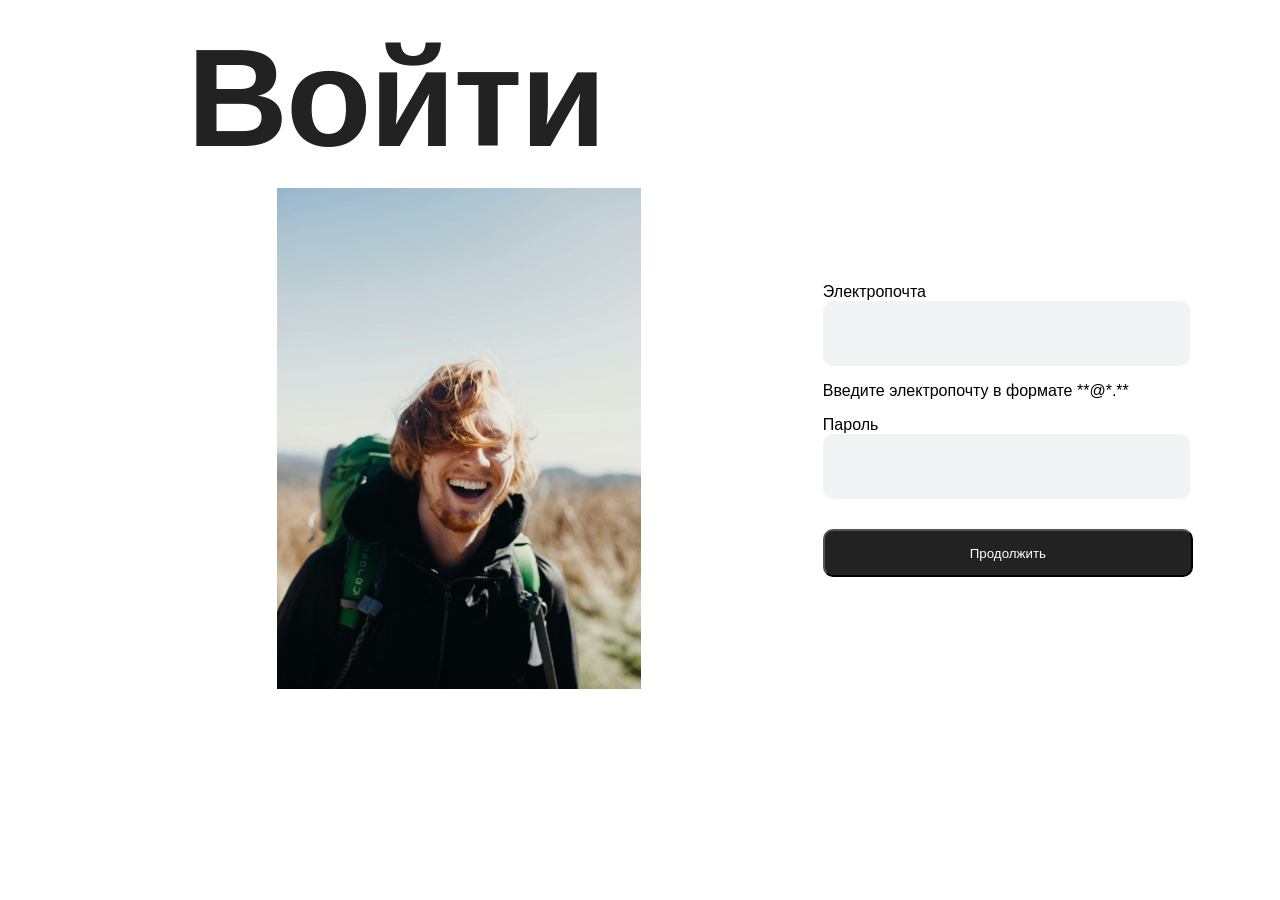
<file: index.html>
<!DOCTYPE html>
<html lang="ru">
    <head>
        <title>Login and Password</title>
        <meta charset="UTF-8">
        <link href="./style.css" rel="stylesheet">
    </head>
    <body>
        <h1 class="title">Войти</h1>
        <div class="layout">
            <img src="./image/Smiling-men.jpg" alt="smiling-men" width="462" height="501" class="image-element">        
            <div class="main-wrapper">
                <form class="form">
                    <label class="form-label" for="email">Электропочта</label>
                    <div class="input-container">
                        <input type="email" 
                            id="email" 
                            name="email"
                            class="input-field" 
                            required>
                    </div>
                    <p class="form-description">Введите электропочту в формате **@*.**</p>
                    <label class="form-label" for="password">Пароль</label>
                    <div class="input-container password-container">
                        <input 
                            type="password" 
                            id="password" 
                            name="password"
                            class="input-field" 
                            required>
                    </div>
                    <button class="button" href="#" target="_blank" title="Продолжить">Продолжить</button>                
                </form>
            </div>
        </div>    
    </body>
</html>
</file>
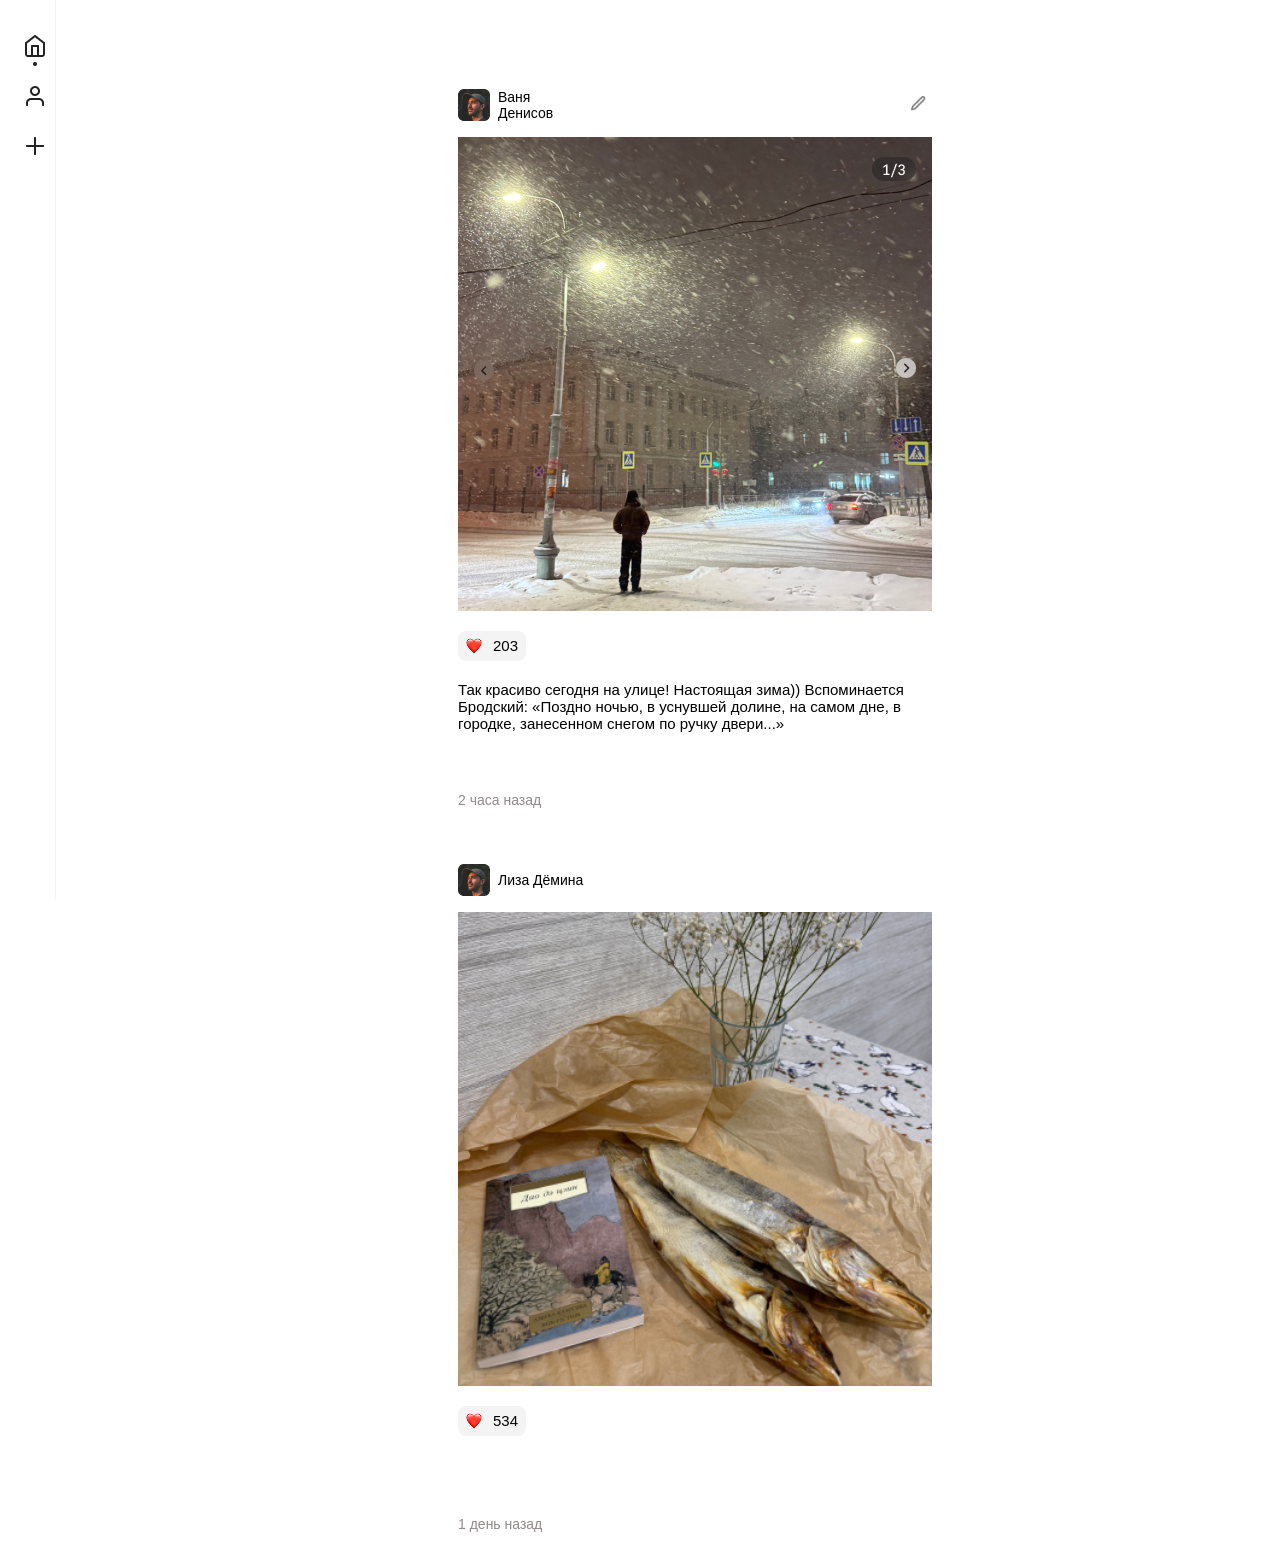
<file: home/index.html>
<!DOCTYPE html>
<html lang="ru">
    <head>
        <meta charset="UTF-8">
        <title>Home</title>
        <link href="./style.css" rel="stylesheet">
    </head>
    <body class="clear-border-in-body">
        <div class="main-container">
            <nav class="sidebar-field">
                <div class="navigation">
                    <img src="./image/menu.png" class="smart-button" width="40" height="40" alt="Home">
                </div>
                <div class="navigation">
                    <img src="./image/menuitem(1).png" class="smart-button" width="40" height="40" alt="User">
                </div>
                <div class="navigation">
                    <img src="./image/menuitem.png" class="smart-button" width="40" height="40" alt="Menu">
                </div>
            </nav>
            <div class="column-field">                
                <div class="lenta-field">
                    <div class="post-field">
                        <div class="user">
                            <div class="avatar-name-field">
                                <img src="./image/avatar(1).png" class="avatar" width="32" height="32" alt="ВаняДенисов">
                                <div class="user-name-field">
                                    <span class="user-name">Ваня Денисов</span>
                                </div>

                                <div>
                                    <img src="./image/vector.png" alt="Vector" width="24" height="24" class="vector">
                                </div>
                            </div>
                        </div>
                        <div class="photo-field">
                            <img src="./image/photo(1).png" class="lenta-photo" width="474" height="474" alt="Photo">
                        </div>
                        <div class="like-field">
                            <div class="like-image-field">
                                <img src="./image/image258.png" class="like-size" width="16" height="16" alt="Like">
                            </div>
                            <div class="like-count-field">
                                <span class="like-count">203</span>
                            </div>
                        </div>
                        <div class="coment-field">
                            <span class="like-count">Так красиво сегодня на улице! Настоящая зима)) Вспоминается Бродский: «Поздно ночью, в уснувшей долине, на самом дне, в городке, занесенном снегом по ручку двери...»</span>
                        </div>

                        <span class="time">2 часа назад</span>
                    </div> 

                    <div class="post-field">
                        <div class="user">
                            <div class="avatar-name-field">
                                <img src="./image/avatar(1).png" class="avatar" width="32" height="32" alt="ЛизаДёмина">
                                <div class="user-name-field">
                                    <span class="user-name">Лиза Дёмина</span>
                                </div>
                            </div>                      
                        </div> 

                        <div class="photo-field">
                            <img src="./image/photo.png" class="lenta-photo" width="474" height="474" alt="Photo">
                        </div>
                        <div class="like-field">
                            <div class="like-image-field">
                                <img src="./image/image258.png" class="like-size" width="16" height="16" alt="Like">
                            </div>
                            <div class="like-count-field">
                                <span class="like-count">534</span>
                            </div>
                        </div>
                        <span class="time">1 день назад</span>
                    </div> 
                </div> 
            </div> 
        </div> 
    </body>        
</html>
</file>
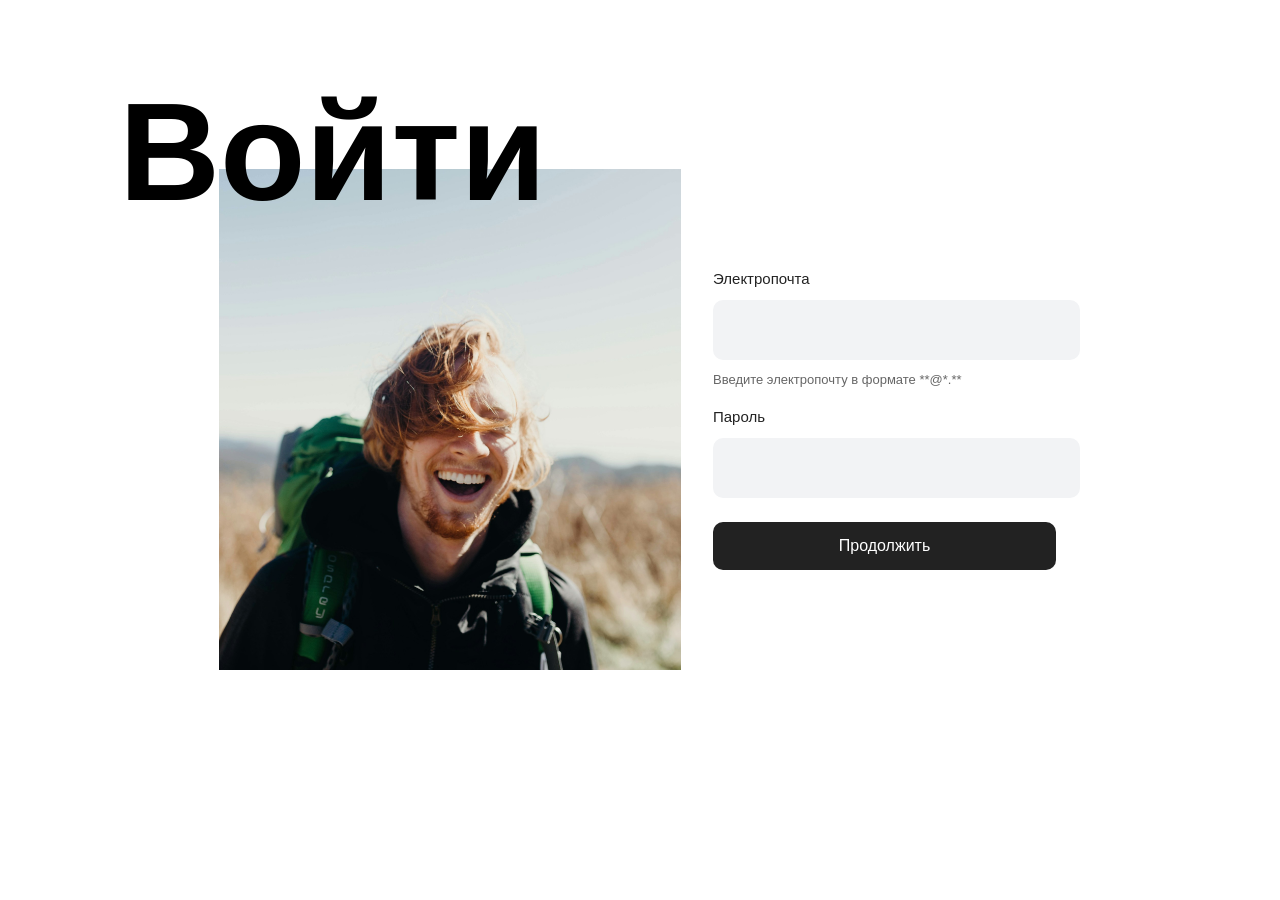
<file: login/index.html>
<!DOCTYPE html>
<html lang="ru">
    <head>
        <title>Login and Password</title>
        <meta charset="UTF-8">
        <link href="./style.css" rel="stylesheet">
    </head>
    <body>
        <div class="layout">
            <h1 class="title">Войти</h1>
            <img src="./image/smiling-men.jpg" alt="smiling-men" width="462" height="501" class="image-element">        
            <div class="main-wrapper">
                <form class="form">
                    <label class="form-label" for="email">Электропочта</label>
                    <div class="input-container">
                        <input type="email" id="email" name="email" class="input-field" required>
                    </div>
                    <p class="form-description">Введите электропочту в формате **@*.**</p>
                    <label class="form-label" for="password">Пароль</label>
                    <div class="input-container password-container">
                        <input type="password" id="password" name="password" class="input-field" required>
                    </div>
                    <button class="button" type="submit" target="_blank" title="Продолжить">Продолжить</button>                
                </form>
            </div>
        </div>    
    </body>
</html>
</file>
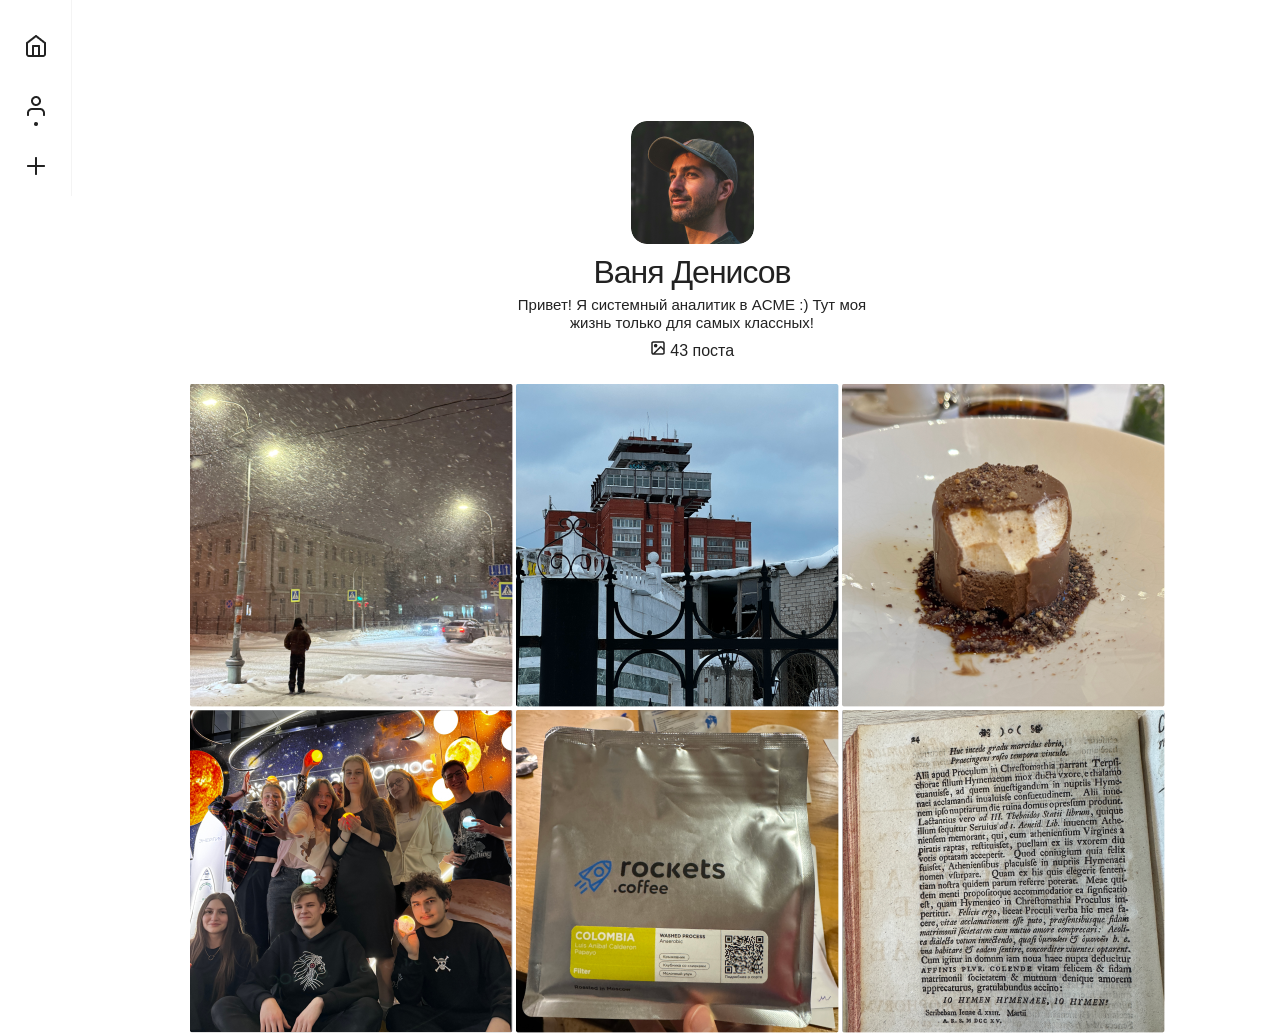
<file: profile/index.html>
<!DOCTYPE html>
<html lang="ru">
    <head>
        <meta charset="UTF-8">
        <title>Profile</title>
        <link href="./style.css" rel="stylesheet">
    </head>
    <body class="clear-border-in-body">
        <div class="main-container">
            <div class="sidebar-field">
                <div class="navigation">
                    <img src="./image/menuitem.png" class="smart-button" width="40" height="40" alt="home">
                </div>
                <div class="navigation">
                    <img src="./image/menuitem(1).png" class="smart-button" width="40" height="40" alt="user">
                </div>
                <div class="navigation">
                    <img src="./image/menuitem(2).png" class="smart-button" width="40" height="40" alt="menu">
                </div>
            </div>

            <div class="column-field">
                <div class="header-field"></div>
                
                        <div class="user">
                            <div class="avatar-name-field">
                                <img src="./image/frame9.png" class="avatar-block" width="123" height="123" alt="ваняденисов">

                                <div class="user-meta">
                                    <h1 class="user-name-field">Ваня Денисов</h1>
                                    <div class="user-description">Привет! Я системный аналитик в ACME :) Тут моя жизнь только для самых классных!</div>

                                    <div class="photo-number-field">
                                        <img src="./image/image16.png" class="photo-number-block" width="16" height="16" alt="icon">
                                        <span class="photo-number-text">43 поста</span>
                                    </div>
                                </div>
                            </div>
                        </div>

                        <div class="photo-field">
                            <div class="gallery-grid" aria-label="Галерея миниатюр">
                                <img src="./image/frame22.png" class="thumb" alt="image 1">
                                <img src="./image/frame23.png" class="thumb" alt="image 2">
                                <img src="./image/frame24.png" class="thumb" alt="image 3">
                                <img src="./image/frame25.png" class="thumb" alt="image 4">
                                <img src="./image/frame26.png" class="thumb" alt="image 5">
                                <img src="./image/frame27.png" class="thumb" alt="image 6">
                            </div>
                        </div>   
                </div> 
            </div> 

        </div> 
    </body>        
</html>
</file>
<file: style.css>
body {
    font-family: Golos UI, sans-serif;
    src: url(./fonts/Golos-UI_Bold.ttf);
}

.layout { 
    max-width: 343px; 
    display: flex; 
    align-items: center;
    gap: 32px;
}

.image-element {
    width: 462px;
    height: 501px;
    top: 289px;
    left: 269px;
    margin-left: 269px;
    flex: 0 0 var(462px); 
    display: block;
}

.title {
    width: 385px;
    height: 180px;
    top: 182px;
    left: 179px;
    font: 700 140px/180px Golos UI, sans-serif;
    letter-spacing: -2px;
    color: #222222;
    margin: 182.37px 876px 717.63px 179px;
    display: inline;
}

.main-wrapper {
    flex: 1 1 auto; 
    min-width: var(343px);
}

.form {
    width: 343px;
    height: 251px;
    top: 415px;
    left: 838px;
    margin-left: 150px;
    margin-bottom: 60px;
    gap: 32px;
}

.form-lable {
    width: 343px;
    height: 18px;
    font: 400 15px/18px Golos UI, sans-serif;
    font-family: Golos UI;
    letter-spacing: -0.15px;
    color: #222222;
}

.input-container {
    width: 343px;
    height: 44px;
    justify-content: space-between;
    opacity: 1;
    border-radius: 10px;
    padding: 13px 12px 8px 12px;
    background-color: #F2F3F5;
}

.input-field {
    font: 400 15px/18px Golos UI, sans-serif;
    opacity: 1;
    letter-spacing: -1px;
    vertical-align: middle;
    width: 100%;
    box-sizing: border-box;
    padding: 10px 12px;
    border: none;
    background: transparent;
}

.button {
    width: 370px;
    height: 48px;
    border-radius: 10px;
    padding: 14px 125px 14px 125px;
    margin-top: 30px;
    background-color: #222222;
    display: block; 
    box-sizing: border-box; 
    text-align: center;
    text-decoration: none; 
    color: #FFFFFF; 
}
</file>
<file: home/style.css>
@font-face {
  font-family: "Golos UI";
  src: url("./fonts/Golos-UI_Bold.ttf") format("ttf");
}

body {
    font-family: "Golos UI", sans-serif;
    margin: 0;
    padding: 0;
    box-sizing: border-box;
}

.clear-border-in-body {
    height: 100vh;      
    margin: 0;
    padding: 0;
}

.main-container {
    display: flex;           
    flex-direction: row;    
    align-items: flex-start; 
    height: 100%;
    width: 100%;
}

.sidebar-field {
    display: flex;
    flex-direction: column;
    width: 72px;
    min-height: 100vh;
    left: -1px;
    border-right: 1px solid #2222220D;
    box-sizing: border-box;
    padding-top: 16px; 
}

.navigation {
    margin-top: 10px;
    margin-left: 15px;
    height: 40px;
    width: 40px;
    gap: 10px;
    border-radius: 10px;
    display: flex;
    align-items: center;
    justify-content: center;
    background: transparent;
    border: none;
    padding: 0;
}
.Smart-button {
    height: 40px;
    width: 40px;
}

.column-field {
    display: flex;          
    flex-direction: column;   
    height: 100%;
    width: 100%;
    box-sizing: border-box;
    align-items: center;      
}

.header-field {
    display: flex;
    width: 100%;      
    height: 73px;
}

.lenta-field {
    display: flex;
    flex-direction: column;   
    align-items: center;
    width: 474px;
    height: 100%;
    gap: 20px;
    margin: 73px 484px 331px 482px;
    padding-right: 7px;
    padding-left: 7px;
    box-sizing: border-box;
} 

.post-field {
    display: flex;
    flex-direction: column;
    align-items: flex-start;
    width: 474px;
    height: 100%;
    background-color: white;
    box-sizing: border-box;
}

.post-link {
    text-decoration: none;
    color: inherit;
    display: block;
}

.user {
    display: flex;
    justify-content: space-between;
    width: 474px;
    height: 32px;
    margin-bottom: 16px;
    margin-top: 16px;
}

.avatar-name-field {
    display: flex;
    align-items: center;
    width: 132px;
    height: 32px;
    gap: 8px;
}

.avatar-lable {
    width: 32px;
    height: 32px;
    border: none;
    border-radius: 6px;
}

.user-name-field {
    display: flex;
    flex-direction: row;
    align-items: center;
    width: 92px;
    height: 18px;
}

.user-name {
    font: 500 14px "Golos UI", sans-serif;
}

.vector {
    width: 15px;
    height: 15px;
    top: 4px;
    left: 4px;
    opacity: 1;
    border-width: 2px;
    padding: 4px 0 4px 350px;
}

.lenta-photo {
    width: 474px;
    height: 474px;
}

.photo-field {
    position: relative;
    display: flex;
    width: 474px;
    height: 474px;   
}

.number-container {
    position: absolute;
    display: flex;
    background-color: #22222236;
    backdrop-filter: blur(12px);
    border: none;
    width: 44px;
    height: 24px;
    right: 16px;
    top: 20px;
    border-radius: 20px;
}

.number-photo {
    font: 400 15px "Golos UI", sans-serif;
    color: white;
    padding-left: 10px;
    padding-top: 4px;
    gap: 10px;
}

.like-field {
    display: flex;
    width: 68px;
    height: 30px;
    background-color: #f4f4f4;
    border-radius: 8px;
    margin-top: 20px;
    margin-bottom: 20px;
    align-items: center;
    justify-content: space-between;
}

.like-size {
    width: 16px;
    height: 16px;
}

.like-image-field {
    display: flex;
    width: 16px;
    height: 16px;
    justify-content: flex-end;
    margin-left: 8px;
}

.like-count-field {
    display: flex;
    width: 25px;
    height: 18px;
    justify-content: flex-start;
    margin-right: 8px;
    text-decoration: none;
}

.like-count {
    display: block;
    color: black;
    font: 400 15px "Golos UI", sans-serif;
    text-decoration: none;
}

.comment-field {
    width: 474px;
    height: 37px;
    display: block;
    text-decoration: none;
}

.time {
    display: block;
    color: rgb(144, 138, 138);
    font: 400 14px "Golos UI", sans-serif;      
    margin-top: 60px;
    margin-bottom: 20px;
}
</file>
<file: login/style.css>
@font-face {
  font-family: "Golos UI";
  src: url("./fonts/Golos-UI_Bold.ttf") format("ttf");
}

body {
    font-family: "Golos UI", sans-serif;
    margin: 0;
    padding: 0;
    background: #ffffff;
}

.title {
    position: absolute; 
    z-index: 10;        
    top: -80px;         
    left: -60px;        
    margin: 0;
    font: 700 140px/180px "Golos UI", sans-serif;
}

.layout {
    position: relative;  
    display: flex;              
    align-items: center;         
    justify-content: flex-start; 
    gap: 32px;
    padding: 27px 40px;
    max-width: 1100px;
    margin: 142px 876px 0 179px;
}

.image-element {
    width: 462px;
    height: 501px;
    display: block;
    flex: 0 0 462px;
    object-fit: cover;
    position: relative;
    top: 0;
    left: 0;
}

.main-wrapper {
    flex: 1 1 auto;
    min-width: 320px;
}

.form {
    width: 343px;
    display: flex;
    flex-direction: column;
    gap: 12px;
    margin-left: 0;
}

.form-label {
    font: 400 15px/18px "Golos UI", sans-serif;
    color: #222222;
}

.input-container {
    width: 100%;
    height: 44px;
    display: flex;
    align-items: center;
    border-radius: 10px;
    padding: 8px 12px;
    background-color: #F2F3F5;
}

.input-field {
    font: 400 15px/18px "Golos UI", sans-serif;
    width: 100%;
    border: none;
    background: transparent;
    outline: none;
}

.form-description {
    margin: 0 0 8px 0;
    font: 13px/16px "Golos UI", sans-serif;
    color: #666;
}

.button {
    width: 100%;
    height: 48px;
    border-radius: 10px;
    background-color: #222222;
    color: #ffffff;
    border: none;
    cursor: pointer;
    font: 500 16px/18px "Golos UI", sans-serif;
    margin-top: 12px;
}
</file>
<file: profile/style.css>
@font-face {
  font-family: "Golos UI";
  src: url("./fonts/Golos-UI_Bold.ttf") format("ttf");
}

body {
  height: 100%;
  margin: 0;
  padding: 0;
  font-family: "Golos UI", sans-serif;
  color: #222222;
  background: #ffffff;
  overflow-x: hidden;
}

.clear-border-in-body {
  min-height: 100vh;
  margin: 0;
  padding: 0;
}

.main-container {
  display: grid;
  grid-template-columns: 72px 1fr; 
  gap: 0;
  min-height: 100vh;
  align-items: start;
}

.sidebar-field {
  display: flex;
  flex-direction: column;
  align-items: center;
  padding-top: 16px;
  border-right: 1px solid #2222220D;
  background: #fff;
}

.navigation {
  margin: 10px 0;
  width: 40px;
  height: 40px;
  display: flex;
  align-items: center;
  justify-content: center;
  border-radius: 10px;
  background: transparent;
  padding: 0;
  box-sizing: border-box;
}

.smart-button {
  width: 40px;
  height: 40px;
  display: block;
}

.column-field {
  padding: 0;
  display: grid;
  grid-template-rows: auto 1fr;
  gap: 24px;
  width: 100%;
  align-items: start;
}

.header-field {
  height: 73px;
  width: 100%;
}

.user {
  display: flex;
  justify-content: center;
  width: 100%;
  margin-top: 24px;
  padding: 0 16px;
}

.avatar-name-field {
  display: grid;
  grid-template-columns: 123px 1fr;
  gap: 16px;
  align-items: center;
  max-width: 980px;
  width: 100%;
  padding: 0 16px;
}

.avatar-block {
  width: 123px;
  height: 123px;
  border-radius: 16px;
  object-fit: cover;
  display: block;
}

.user-meta {
  display: flex;
  flex-direction: column;
  gap: 8px;
  align-items: flex-start;
}

.user-name-field {
  margin: 0;
  font-weight: 500;
  font-size: 32px;
  line-height: 1;
  letter-spacing: -1px;
  color: #222222;
}

.user-description {
  margin: 0;
  max-width: 360px;
  font-size: 15px;
  line-height: 1.2;
  color: #222222;
}

.avatar-name-field {
  display: flex;
  flex-direction: column;
  align-items: center;
  gap: 12px;
  width: 100%;
  max-width: 980px;
  margin: 0 auto;
  padding: 0 16px;
  box-sizing: border-box;
}

.gallery-grid {
  display: grid;
  grid-template-columns: repeat(3, 1fr);
  gap: 3px; 
  width: 100%;
  max-width: 972px;
  margin: 0 auto;
  box-sizing: border-box;
}

.user-meta {
  display: flex;
  flex-direction: column;
  gap: 8px;
  text-align: center;
  align-items: center;
}
</file>
